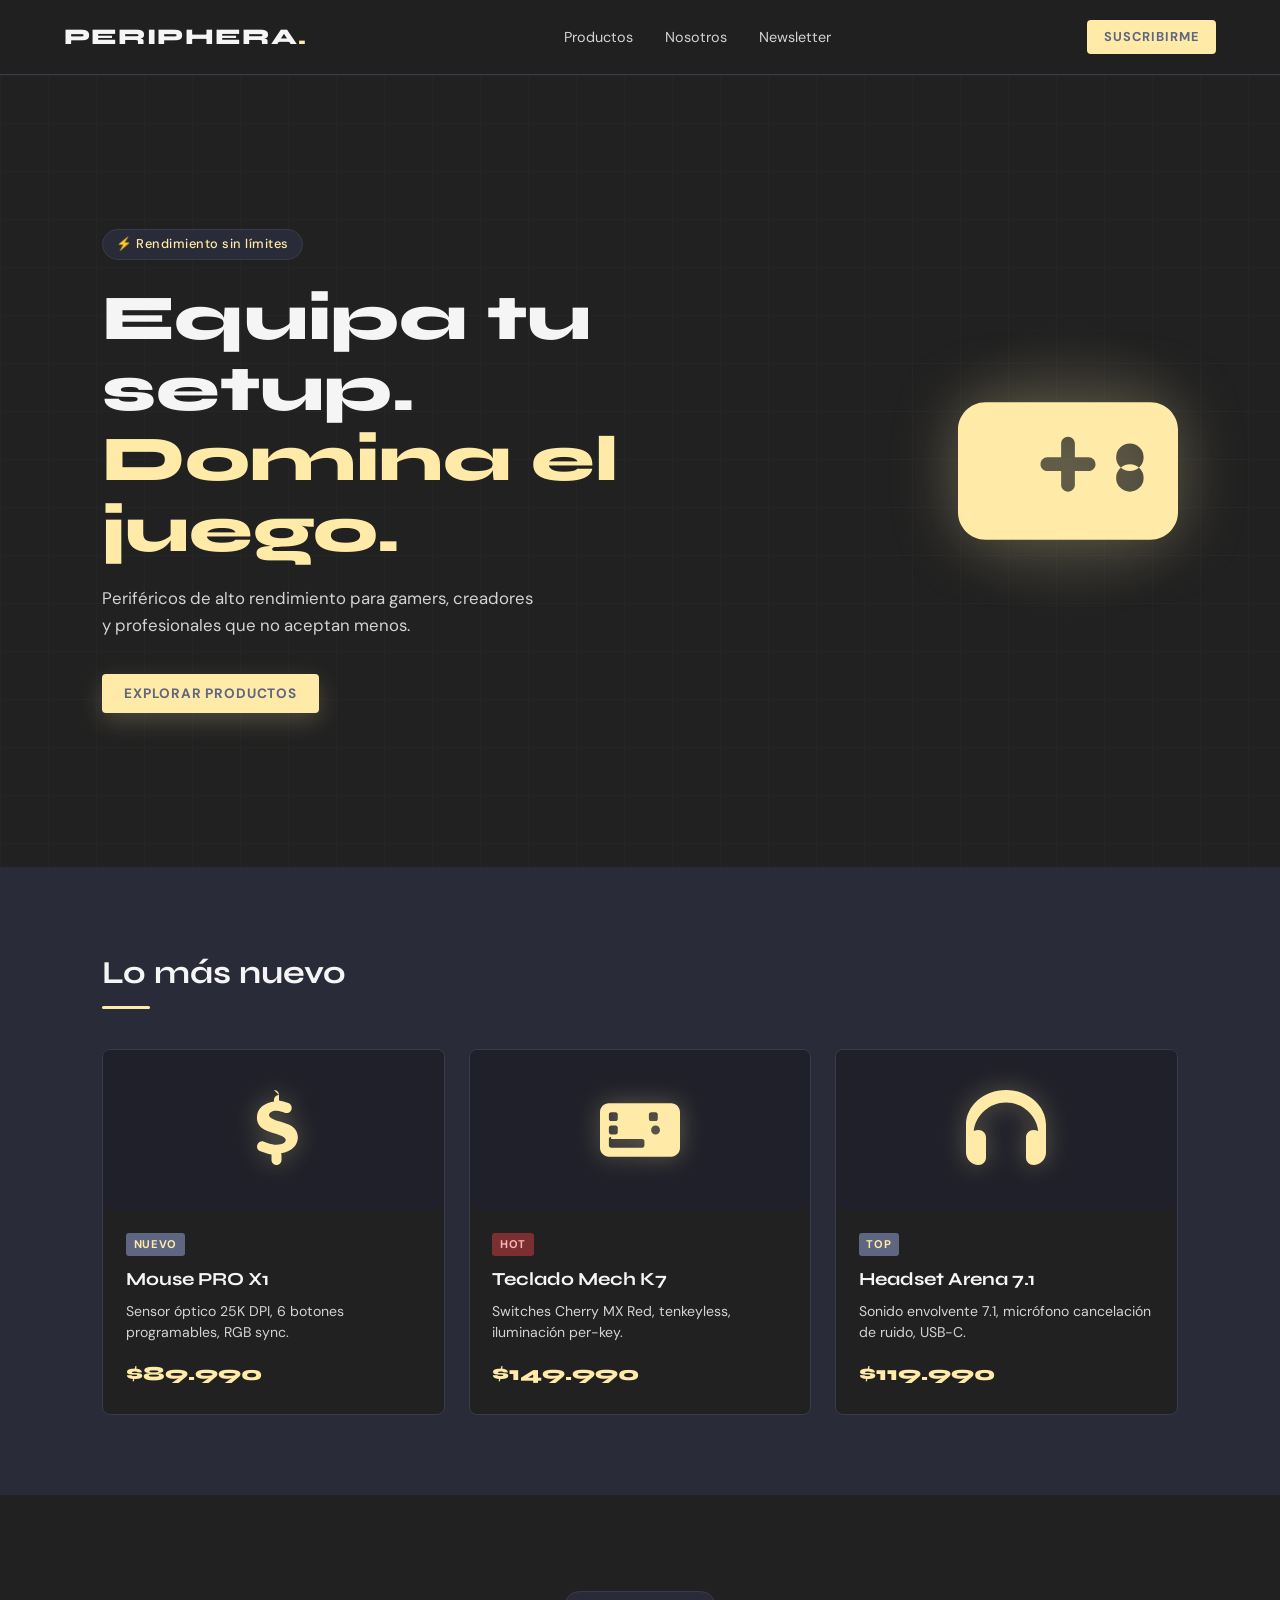
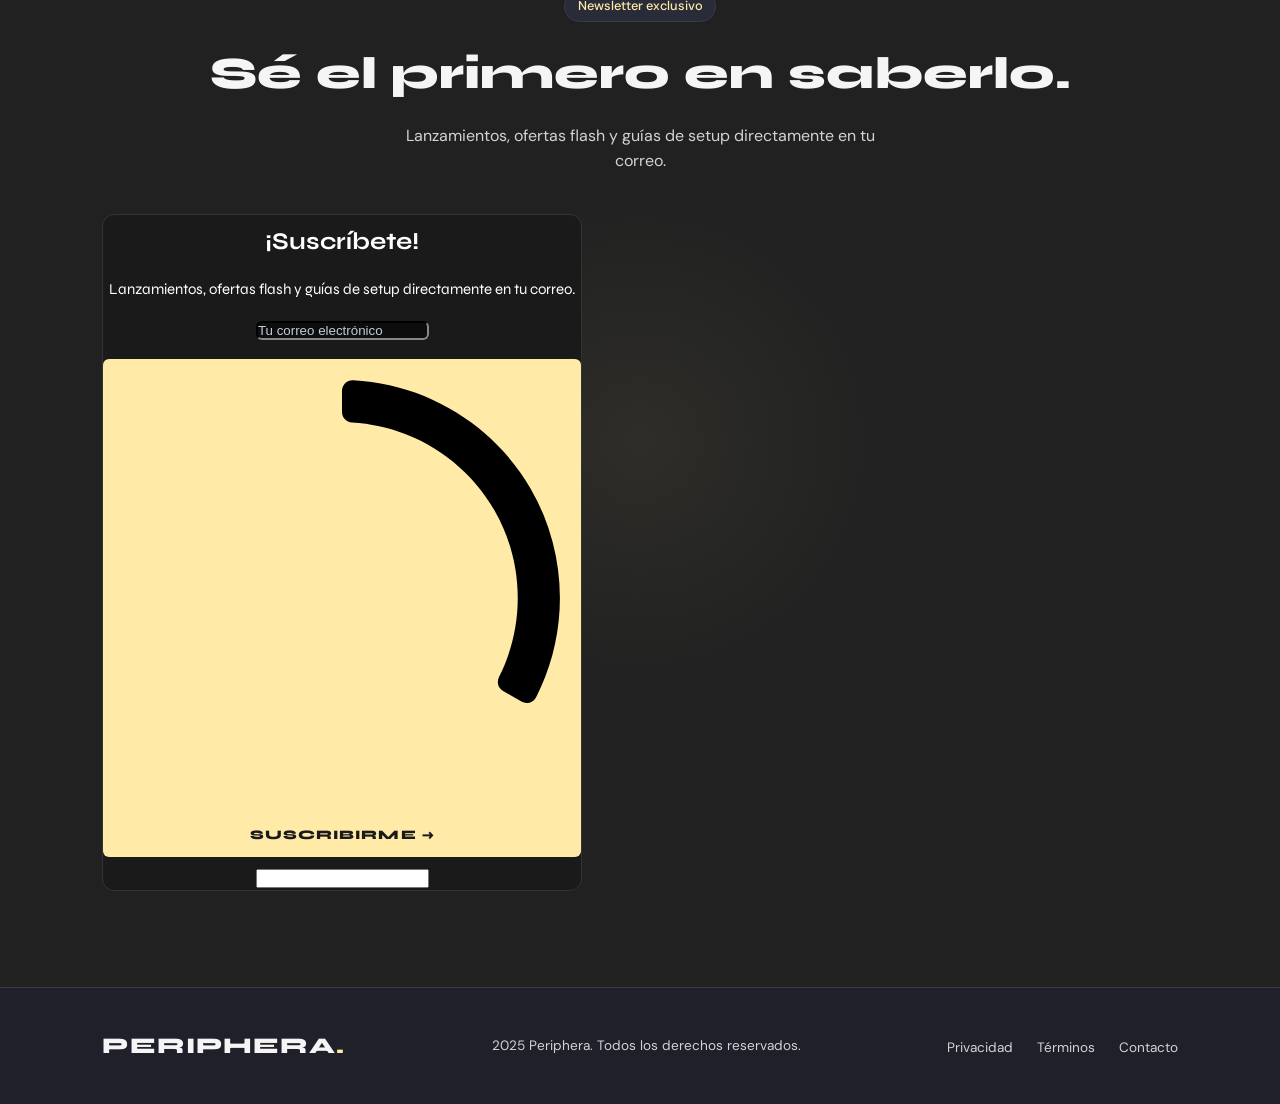
<file: index.html>
<!DOCTYPE html>
<html lang="es">
<head>
  <meta charset="UTF-8" />
  <meta name="viewport" content="width=device-width, initial-scale=1.0" />
  <title>Periphera — Periféricos de Alto Rendimiento</title>
  <link rel="preconnect" href="https://fonts.googleapis.com">
  <link href="https://fonts.googleapis.com/css2?family=Syne:wght@400;700;800&family=DM+Sans:wght@300;400;500&display=swap" rel="stylesheet">
  <link rel="stylesheet" href="Style.css" />

  <!-- Brevo Form Styles -->
  <style>
    @font-face {
      font-display: block;
      font-family: Roboto;
      src: url(https://assets.brevo.com/font/Roboto/Latin/normal/normal/7529907e9eaf8ebb5220c5f9850e3811.woff2) format("woff2"), url(https://assets.brevo.com/font/Roboto/Latin/normal/normal/25c678feafdc175a70922a116c9be3e7.woff) format("woff")
    }
    @font-face {
      font-display: fallback;
      font-family: Roboto;
      font-weight: 600;
      src: url(https://assets.brevo.com/font/Roboto/Latin/medium/normal/6e9caeeafb1f3491be3e32744bc30440.woff2) format("woff2"), url(https://assets.brevo.com/font/Roboto/Latin/medium/normal/71501f0d8d5aa95960f6475d5487d4c2.woff) format("woff")
    }
    @font-face {
      font-display: fallback;
      font-family: Roboto;
      font-weight: 700;
      src: url(https://assets.brevo.com/font/Roboto/Latin/bold/normal/3ef7cf158f310cf752d5ad08cd0e7e60.woff2) format("woff2"), url(https://assets.brevo.com/font/Roboto/Latin/bold/normal/ece3a1d82f18b60bcce0211725c476aa.woff) format("woff")
    }
    :where(.sib-form-message-panel) { display: none; }
    :where(.sib-form-message-panel .sib-notification__icon) { width: 20px; height: 20px; }
    #sib-container input:-ms-input-placeholder { font-family: Helvetica, sans-serif; text-align: left; color: #c0ccda; }
    #sib-container input::placeholder { font-family: Helvetica, sans-serif; text-align: left; color: #c0ccda; }
    #sib-container textarea::placeholder { font-family: Helvetica, sans-serif; text-align: left; color: #c0ccda; }
    #sib-container a { text-decoration: underline; color: #2BB2FC; }
    .sib-form { background-color: transparent !important; }
    #sib-container {
      background-color: #1a1a1a !important;
      border-color: #333 !important;
      border-radius: 12px !important;
      max-width: 480px !important;
    }
    #sib-container input.input {
      background-color: #0d0d0d !important;
      border-color: #333 !important;
      color: #fff !important;
      border-radius: 6px !important;
    }
    .sib-form-block__button {
      background-color: #ffeba7 !important;
      color: #1a1a1a !important;
      font-family: 'Syne', sans-serif !important;
      font-weight: 800 !important;
      border-radius: 6px !important;
      width: 100% !important;
      padding: 14px !important;
      letter-spacing: 0.08em !important;
    }
    .sib-form-block p { color: #fff !important; font-family: 'Syne', sans-serif !important; }
    .entry__specification { color: #555 !important; }
  </style>
  <link rel="stylesheet" href="https://sibforms.com/forms/end-form/build/sib-styles.css">
</head>
<body>

  <nav class="nav">
    <a href="#" class="logo">PERIPHERA<span class="dot">.</span></a>
    <ul class="nav-links">
      <li><a href="#productos">Productos</a></li>
      <li><a href="#nosotros">Nosotros</a></li>
      <li><a href="#suscripcion">Newsletter</a></li>
    </ul>
    <a href="#suscripcion" class="nav-cta">Suscribirme</a>
  </nav>

  <section class="hero">
    <div class="hero-bg-grid"></div>
    <div class="hero-content">
      <span class="hero-tag">&#9889; Rendimiento sin límites</span>
      <h1>Equipa tu setup.<br><span class="accent">Domina el juego.</span></h1>
      <p class="hero-sub">Periféricos de alto rendimiento para gamers, creadores y profesionales que no aceptan menos.</p>
      <a href="#suscripcion" class="btn">Explorar productos</a>
    </div>
    <div class="hero-visual">
      <div class="glow-ring"></div>
      <svg class="hero-icon" viewBox="0 0 512 512" xmlns="http://www.w3.org/2000/svg">
        <path fill="#ffeba7" d="M64 96C28.7 96 0 124.7 0 160V352c0 35.3 28.7 64 64 64H448c35.3 0 64-28.7 64-64V160c0-35.3-28.7-64-64-64H64zM272 192v32h32c8.8 0 16 7.2 16 16s-7.2 16-16 16H272v32c0 8.8-7.2 16-16 16s-16-7.2-16-16V256H208c-8.8 0-16-7.2-16-16s7.2-16 16-16h32V192c0-8.8 7.2-16 16-16s16 7.2 16 16zm96 80a32 32 0 1 1 64 0 32 32 0 1 1 -64 0zm32-80a32 32 0 1 1 0 64 32 32 0 1 1 0-64z"/>
      </svg>
    </div>
  </section>

  <section class="productos" id="productos">
    <h2 class="section-title">Lo más nuevo</h2>
    <div class="productos-grid">

      <div class="producto-card">
        <div class="producto-img">
          <svg viewBox="0 0 320 512" xmlns="http://www.w3.org/2000/svg">
            <path fill="#ffeba7" d="M160 0c17.7 0 32 14.3 32 32V67.7c1.6 .2 3.1 .4 4.7 .7c10.4 1.8 35.7 7.1 55 14.4c17.5 6.6 26.3 25.9 19.7 43.3s-25.9 26.3-43.3 19.7c-14.6-5.5-35.6-10.3-49.6-12.4C152 131.1 128 145.6 128 160c0 16.3 23.5 29.3 75.7 43.9l1.8 .5c42.4 11.8 107.3 30 107.3 98.5c0 54.3-42.7 93-107.3 101.8L208 416v32c0 17.7-14.3 32-32 32s-32-14.3-32-32V413.2c-24-4.7-53.2-14.6-71.4-21.3c-16.9-6.4-25.4-25.2-19.1-42.1s25.2-25.4 42.1-19.1c23.1 8.7 49.8 17.3 67.4 19c48.3 4.4 72-13.7 72-29.6c0-16.4-24.1-29.3-76.2-43.9l-1.8-.5C115.5 263 50.7 244.8 50.7 176c0-53.3 42.8-93 109.3-101.8V64c0-17.7 14.3-32 32-32z"/>
          </svg>
        </div>
        <div class="producto-info">
          <span class="producto-badge">Nuevo</span>
          <h3>Mouse PRO X1</h3>
          <p>Sensor óptico 25K DPI, 6 botones programables, RGB sync.</p>
          <span class="precio">$89.990</span>
        </div>
      </div>

      <div class="producto-card">
        <div class="producto-img">
          <svg viewBox="0 0 576 512" xmlns="http://www.w3.org/2000/svg">
            <path fill="#ffeba7" d="M64 64C28.7 64 0 92.7 0 128V384c0 35.3 28.7 64 64 64H512c35.3 0 64-28.7 64-64V128c0-35.3-28.7-64-64-64H64zm16 64h32c8.8 0 16 7.2 16 16v32c0 8.8-7.2 16-16 16H80c-8.8 0-16-7.2-16-16V144c0-8.8 7.2-16 16-16zm0 96h32c8.8 0 16 7.2 16 16v32c0 8.8-7.2 16-16 16H80c-8.8 0-16-7.2-16-16V240c0-8.8 7.2-16 16-16zm0 96h224c8.8 0 16 7.2 16 16v32c0 8.8-7.2 16-16 16H80c-8.8 0-16-7.2-16-16V320c0-8.8 7.2-16 16-16zm288-192h32c8.8 0 16 7.2 16 16v32c0 8.8-7.2 16-16 16H368c-8.8 0-16-7.2-16-16V144c0-8.8 7.2-16 16-16zm32 96a32 32 0 1 1 0 64 32 32 0 1 1 0-64z"/>
          </svg>
        </div>
        <div class="producto-info">
          <span class="producto-badge hot">Hot</span>
          <h3>Teclado Mech K7</h3>
          <p>Switches Cherry MX Red, tenkeyless, iluminación per-key.</p>
          <span class="precio">$149.990</span>
        </div>
      </div>

      <div class="producto-card">
        <div class="producto-img">
          <svg viewBox="0 0 512 512" xmlns="http://www.w3.org/2000/svg">
            <path fill="#ffeba7" d="M256 80C149.9 80 62.4 159.4 49.6 262c9.4-3.8 19.6-6 30.4-6c26.5 0 48 21.5 48 48v128c0 26.5-21.5 48-48 48c-44.2 0-80-35.8-80-80V288 256 224C0 100.3 114.6 0 256 0S512 100.3 512 224v32 32 112c0 44.2-35.8 80-80 80c-26.5 0-48-21.5-48-48V304c0-26.5 21.5-48 48-48c10.8 0 21 2.1 30.4 6C449.6 159.4 362.1 80 256 80z"/>
          </svg>
        </div>
        <div class="producto-info">
          <span class="producto-badge">Top</span>
          <h3>Headset Arena 7.1</h3>
          <p>Sonido envolvente 7.1, micrófono cancelación de ruido, USB-C.</p>
          <span class="precio">$119.990</span>
        </div>
      </div>

    </div>
  </section>

  <section class="suscripcion" id="suscripcion">
    <div class="sus-deco"></div>
    <div class="sus-content">
      <p class="sus-tag">Newsletter exclusivo</p>
      <h2>Sé el primero en saberlo.</h2>
      <p class="sus-sub">Lanzamientos, ofertas flash y guías de setup directamente en tu correo.</p>

      <!-- Brevo Form -->
      <div class="sib-form" style="text-align: center; background-color: transparent;">
        <div id="sib-form-container" class="sib-form-container">
          <div id="error-message" class="sib-form-message-panel" style="font-family:Helvetica, sans-serif; font-size:16px; text-align:left; color:#661d1d; background-color:#ffeded; border-color:#ff4949; border-radius:3px; max-width:540px;">
            <div class="sib-form-message-panel__text sib-form-message-panel__text--center">
              <svg viewBox="0 0 512 512" class="sib-icon sib-notification__icon">
                <path d="M256 40c118.621 0 216 96.075 216 216 0 119.291-96.61 216-216 216-119.244 0-216-96.562-216-216 0-119.203 96.602-216 216-216m0-32C119.043 8 8 119.083 8 256c0 136.997 111.043 248 248 248s248-111.003 248-248C504 119.083 392.957 8 256 8zm-11.49 120h22.979c6.823 0 12.274 5.682 11.99 12.5l-7 168c-.268 6.428-5.556 11.5-11.99 11.5h-8.979c-6.433 0-11.722-5.073-11.99-11.5l-7-168c-.283-6.818 5.167-12.5 11.99-12.5zM256 340c-15.464 0-28 12.536-28 28s12.536 28 28 28 28-12.536 28-28-12.536-28-28-28z" />
              </svg>
              <span class="sib-form-message-panel__inner-text">No hemos podido validar tu suscripción.</span>
            </div>
          </div>
          <div></div>
          <div id="success-message" class="sib-form-message-panel" style="font-family:Helvetica, sans-serif; font-size:16px; text-align:left; color:#085229; background-color:#e7faf0; border-color:#13ce66; border-radius:3px; max-width:540px;">
            <div class="sib-form-message-panel__text sib-form-message-panel__text--center">
              <svg viewBox="0 0 512 512" class="sib-icon sib-notification__icon">
                <path d="M256 8C119.033 8 8 119.033 8 256s111.033 248 248 248 248-111.033 248-248S392.967 8 256 8zm0 464c-118.664 0-216-96.055-216-216 0-118.663 96.055-216 216-216 118.664 0 216 96.055 216 216 0 118.663-96.055 216-216 216zm141.63-274.961L217.15 376.071c-4.705 4.667-12.303 4.637-16.97-.068l-85.878-86.572c-4.667-4.705-4.637-12.303.068-16.97l8.52-8.451c4.705-4.667 12.303-4.637 16.97.068l68.976 69.533 163.441-162.13c4.705-4.667 12.303-4.637 16.97.068l8.451 8.52c4.668 4.705 4.637 12.303-.068 16.97z" />
              </svg>
              <span class="sib-form-message-panel__inner-text">Se ha realizado tu suscripción.</span>
            </div>
          </div>
          <div></div>
          <div id="sib-container" class="sib-container--large sib-container--vertical" style="max-width:540px; text-align:center; background-color:#1a1a1a; border-width:1px; border-style:solid; border-color:#333; border-radius:12px; direction:ltr">
            <form id="sib-form" method="POST" action="https://e4c1cc78.sibforms.com/serve/[base64]" data-type="subscription">
              <div style="padding: 8px 0;">
                <div class="sib-form-block" style="font-family:'Syne', sans-serif; font-size:24px; font-weight:700; text-align:center; color:#ffffff; background-color:transparent;">
                  <p>¡Suscríbete!</p>
                </div>
              </div>
              <div style="padding: 8px 0;">
                <div class="sib-form-block" style="font-family:'DM Sans', sans-serif; font-size:15px; text-align:center; color:#888888; background-color:transparent;">
                  <div class="sib-text-form-block">
                    <p>Lanzamientos, ofertas flash y guías de setup directamente en tu correo.</p>
                  </div>
                </div>
              </div>
              <div style="padding: 8px 0;">
                <div class="sib-input sib-form-block">
                  <div class="form__entry entry_block">
                    <div class="form__label-row">
                      <div class="entry__field">
                        <input class="input" type="text" id="EMAIL" name="EMAIL" autocomplete="off" value="" placeholder="Tu correo electrónico" data-required="true" required />
                      </div>
                    </div>
                    <label class="entry__error entry__error--primary" style="font-family:Helvetica, sans-serif; font-size:16px; text-align:left; color:#661d1d; background-color:#ffeded; border-color:#ff4949; border-radius:3px;"></label>
                  </div>
                </div>
              </div>
              <div style="padding: 8px 0;">
                <div class="sib-form-block" style="text-align: center">
                  <button class="sib-form-block__button sib-form-block__button-with-loader" style="font-family:'Syne', sans-serif; font-size:13px; font-weight:800; text-align:center; color:#1a1a1a; background-color:#ffeba7; border-width:0px; border-radius:6px; letter-spacing:0.08em; text-transform:uppercase; padding:14px 36px;" form="sib-form" type="submit">
                    <svg class="icon clickable__icon progress-indicator__icon sib-hide-loader-icon" viewBox="0 0 512 512">
                      <path d="M460.116 373.846l-20.823-12.022c-5.541-3.199-7.54-10.159-4.663-15.874 30.137-59.886 28.343-131.652-5.386-189.946-33.641-58.394-94.896-95.833-161.827-99.676C261.028 55.961 256 50.751 256 44.352V20.309c0-6.904 5.808-12.337 12.703-11.982 83.556 4.306 160.163 50.864 202.11 123.677 42.063 72.696 44.079 162.316 6.031 236.832-3.14 6.148-10.75 8.461-16.728 5.01z" />
                    </svg>
                    Suscribirme →
                  </button>
                </div>
              </div>
              <input type="text" name="email_address_check" value="" class="input--hidden">
              <input type="hidden" name="locale" value="es">
            </form>
          </div>
        </div>
      </div>
      <!-- End Brevo Form -->

    </div>
  </section>

  <footer class="footer">
    <div class="footer-inner">
      <span class="logo">PERIPHERA<span class="dot">.</span></span>
      <p>2025 Periphera. Todos los derechos reservados.</p>
      <ul class="footer-links">
        <li><a href="#">Privacidad</a></li>
        <li><a href="#">Términos</a></li>
        <li><a href="#">Contacto</a></li>
      </ul>
    </div>
  </footer>

  <script>
    window.REQUIRED_CODE_ERROR_MESSAGE = 'Elige un código de país';
    window.LOCALE = 'es';
    window.EMAIL_INVALID_MESSAGE = window.SMS_INVALID_MESSAGE = "La información que has proporcionado no es válida. Compruebe el formato del campo e inténtalo de nuevo.";
    window.REQUIRED_ERROR_MESSAGE = "Este campo no puede quedarse vacío. ";
    window.GENERIC_INVALID_MESSAGE = "La información que has proporcionado no es válida. Compruebe el formato del campo e inténtalo de nuevo.";
    window.INVALID_NUMBER = "La información que has proporcionado no es válida. Compruebe el formato del campo e inténtalo de nuevo.";
    window.INVALID_DATE = "Introduce una fecha válida";
    window.REQUIRED_MULTISELECT_MESSAGE = 'Selecciona al menos una opción';
    window.translation = {
      common: {
        selectedList: '{quantity} lista seleccionada',
        selectedLists: '{quantity} listas seleccionadas',
        selectedOption: '{quantity} seleccionado',
        selectedOptions: '{quantity} seleccionados',
      }
    };
    var AUTOHIDE = Boolean(0);
  </script>
  <script defer src="https://sibforms.com/forms/end-form/build/main.js"></script>

</body>
</html>
</file>
<file: Style.css>
/* =============================================
   PERIPHERA — Style.css
   Dark theme: #212121 base, #2a2b38 cards,
   #1f2029 inputs, #ffeba7 accent
   Fonts: Syne (headings) + DM Sans (body)
   ============================================= */

*, *::before, *::after { box-sizing: border-box; margin: 0; padding: 0; }

:root {
  --bg:       #212121;
  --card:     #2a2b38;
  --input-bg: #1f2029;
  --accent:   #ffeba7;
  --accent-dk:#c9b87a;
  --text:     #f5f5f5;
  --muted:    #d3d3d3;
  --border:   #3a3b4a;
  --badge:    #5e6681;
}

html { scroll-behavior: smooth; }

body {
  background: var(--bg);
  color: var(--text);
  font-family: 'DM Sans', sans-serif;
  font-size: 16px;
  line-height: 1.6;
}

/* ---- NAV ---- */
.nav {
  display: flex;
  align-items: center;
  justify-content: space-between;
  padding: 1.2rem 5%;
  background: rgba(33,33,33,0.92);
  backdrop-filter: blur(10px);
  border-bottom: 1px solid var(--border);
  position: sticky;
  top: 0;
  z-index: 100;
}
.logo {
  font-family: 'Syne', sans-serif;
  font-weight: 800;
  font-size: 1.4rem;
  color: var(--text);
  text-decoration: none;
  letter-spacing: .05em;
}
.dot { color: var(--accent); }
.nav-links {
  display: flex;
  gap: 2rem;
  list-style: none;
}
.nav-links a {
  color: var(--muted);
  text-decoration: none;
  font-size: .9rem;
  font-weight: 400;
  transition: color .2s;
}
.nav-links a:hover { color: var(--accent); }
.nav-cta {
  background: var(--accent);
  color: var(--badge);
  font-weight: 700;
  font-size: .8rem;
  text-transform: uppercase;
  letter-spacing: .08em;
  padding: .5em 1.3em;
  border-radius: 4px;
  text-decoration: none;
  transition: background .2s, color .2s;
}
.nav-cta:hover { background: var(--badge); color: var(--accent); }

/* ---- HERO ---- */
.hero {
  min-height: 88vh;
  display: flex;
  align-items: center;
  justify-content: space-between;
  gap: 2rem;
  padding: 5rem 8%;
  position: relative;
  overflow: hidden;
}
.hero-bg-grid {
  position: absolute;
  inset: 0;
  background-image:
    linear-gradient(var(--border) 1px, transparent 1px),
    linear-gradient(90deg, var(--border) 1px, transparent 1px);
  background-size: 48px 48px;
  opacity: .18;
  pointer-events: none;
}
.hero-content { max-width: 560px; position: relative; z-index: 1; }
.hero-tag {
  display: inline-block;
  background: var(--card);
  border: 1px solid var(--border);
  color: var(--accent);
  font-size: .8rem;
  font-weight: 500;
  padding: .35em 1em;
  border-radius: 100px;
  margin-bottom: 1.5rem;
  letter-spacing: .04em;
}
.hero-content h1 {
  font-family: 'Syne', sans-serif;
  font-size: clamp(2.5rem, 5vw, 4rem);
  font-weight: 800;
  line-height: 1.1;
  color: var(--text);
  margin-bottom: 1.2rem;
}
.accent { color: var(--accent); }
.hero-sub {
  color: var(--muted);
  font-size: 1.05rem;
  margin-bottom: 2.2rem;
  max-width: 440px;
}

/* ---- BOTÓN GLOBAL (estilo uiverse) ---- */
.btn {
  display: inline-block;
  border: none;
  border-radius: 4px;
  font-weight: 700;
  font-size: .85em;
  text-transform: uppercase;
  letter-spacing: .06em;
  padding: 0.65em 1.6em;
  background-color: var(--accent);
  color: var(--badge);
  box-shadow: 0 8px 24px 0 rgb(255 235 167 / 20%);
  cursor: pointer;
  text-decoration: none;
  transition: background .25s, color .25s, box-shadow .25s;
}
.btn:hover {
  background-color: var(--badge);
  color: var(--accent);
  box-shadow: 0 8px 24px 0 rgb(16 39 112 / 20%);
}

/* ---- HERO VISUAL ---- */
.hero-visual {
  position: relative;
  display: flex;
  align-items: center;
  justify-content: center;
  flex-shrink: 0;
}
.glow-ring {
  position: absolute;
  width: 300px;
  height: 300px;
  border-radius: 50%;
  background: radial-gradient(circle, rgba(255,235,167,.12) 0%, transparent 70%);
}
.hero-icon {
  width: 220px;
  height: 220px;
  position: relative;
  z-index: 1;
  filter: drop-shadow(0 0 32px rgba(255,235,167,.25));
  animation: float 4s ease-in-out infinite;
}
@keyframes float {
  0%, 100% { transform: translateY(0); }
  50%       { transform: translateY(-14px); }
}

/* ---- PRODUCTOS ---- */
.productos {
  padding: 5rem 8%;
  background: var(--card);
}
.section-title {
  font-family: 'Syne', sans-serif;
  font-size: 2rem;
  font-weight: 700;
  margin-bottom: 2.5rem;
  color: var(--text);
}
.section-title::after {
  content: '';
  display: block;
  width: 48px;
  height: 3px;
  background: var(--accent);
  margin-top: .5rem;
  border-radius: 2px;
}
.productos-grid {
  display: grid;
  grid-template-columns: repeat(auto-fit, minmax(240px, 1fr));
  gap: 1.5rem;
}
.producto-card {
  background: var(--bg);
  border: 1px solid var(--border);
  border-radius: 8px;
  overflow: hidden;
  transition: transform .25s, border-color .25s;
}
.producto-card:hover {
  transform: translateY(-6px);
  border-color: var(--accent);
}
.producto-img {
  background: var(--input-bg);
  display: flex;
  align-items: center;
  justify-content: center;
  padding: 2.5rem;
}
.producto-img svg {
  width: 80px;
  height: 80px;
  filter: drop-shadow(0 0 12px rgba(255,235,167,.3));
}
.producto-info { padding: 1.2rem 1.4rem 1.5rem; }
.producto-badge {
  display: inline-block;
  background: var(--badge);
  color: var(--accent);
  font-size: .7rem;
  font-weight: 700;
  text-transform: uppercase;
  letter-spacing: .06em;
  padding: .2em .7em;
  border-radius: 3px;
  margin-bottom: .6rem;
}
.producto-badge.hot { background: #7a3030; color: #ffb3b3; }
.producto-info h3 {
  font-family: 'Syne', sans-serif;
  font-size: 1.15rem;
  font-weight: 700;
  margin-bottom: .4rem;
  color: var(--text);
}
.producto-info p {
  font-size: .88rem;
  color: var(--muted);
  margin-bottom: .9rem;
  line-height: 1.5;
}
.precio {
  font-family: 'Syne', sans-serif;
  font-size: 1.25rem;
  font-weight: 800;
  color: var(--accent);
}

/* ---- SUSCRIPCION ---- */
.suscripcion {
  padding: 6rem 8%;
  position: relative;
  overflow: hidden;
  text-align: center;
}
.sus-deco {
  position: absolute;
  width: 500px;
  height: 500px;
  border-radius: 50%;
  background: radial-gradient(circle, rgba(255,235,167,.06) 0%, transparent 70%);
  top: 50%;
  left: 50%;
  transform: translate(-50%, -50%);
  pointer-events: none;
}
.sus-content { position: relative; z-index: 1; }
.sus-tag {
  display: inline-block;
  background: var(--card);
  border: 1px solid var(--border);
  color: var(--accent);
  font-size: .8rem;
  font-weight: 500;
  padding: .35em 1em;
  border-radius: 100px;
  margin-bottom: 1rem;
}
.suscripcion h2 {
  font-family: 'Syne', sans-serif;
  font-size: clamp(1.8rem, 3.5vw, 2.8rem);
  font-weight: 800;
  margin-bottom: .8rem;
  color: var(--text);
}
.sus-sub {
  color: var(--muted);
  font-size: 1rem;
  max-width: 480px;
  margin: 0 auto 2.5rem;
}

/* ---- CARD (uiverse exacto, ampliado) ---- */
.card {
  width: 280px;
  padding: 1.9rem 1.5rem;
  text-align: center;
  background: var(--card);
  border-radius: 8px;
  border: 1px solid var(--border);
  margin: 0 auto;
  box-shadow: 0 16px 40px rgba(0,0,0,.4);
}
.field {
  margin-top: .5rem;
  display: flex;
  align-items: center;
  justify-content: center;
  gap: .5em;
  background-color: var(--input-bg);
  border-radius: 4px;
  padding: .55em 1em;
  border: 1px solid transparent;
  transition: border-color .2s;
}
.field:focus-within { border-color: var(--accent); }
.input-icon { height: 1em; width: 1em; fill: var(--accent); flex-shrink: 0; }
.input-field {
  background: none;
  border: none;
  outline: none;
  width: 100%;
  color: var(--muted);
  font-family: 'DM Sans', sans-serif;
  font-size: .9rem;
}
.input-field::placeholder { color: #666; }
.title {
  margin-bottom: 1rem;
  font-family: 'Syne', sans-serif;
  font-size: 1.4em;
  font-weight: 700;
  color: var(--text);
}
.card .btn { margin: 1rem 0 .3rem; }
.btn-link {
  color: var(--text);
  display: block;
  font-size: .78em;
  transition: color .3s ease-out;
  text-decoration: none;
}
.field input:focus::placeholder { opacity: 0; transition: opacity .3s; }
.btn-link:hover { color: var(--accent); }

/* ---- FOOTER ---- */
.footer {
  background: var(--input-bg);
  border-top: 1px solid var(--border);
  padding: 2.5rem 8%;
}
.footer-inner {
  display: flex;
  align-items: center;
  justify-content: space-between;
  flex-wrap: wrap;
  gap: 1rem;
}
.footer-inner p {
  font-size: .85rem;
  color: var(--muted);
}
.footer-links {
  display: flex;
  gap: 1.5rem;
  list-style: none;
}
.footer-links a {
  color: var(--muted);
  text-decoration: none;
  font-size: .85rem;
  transition: color .2s;
}
.footer-links a:hover { color: var(--accent); }

/* ---- RESPONSIVE ---- */
@media (max-width: 768px) {
  .hero { flex-direction: column; padding: 4rem 6%; text-align: center; min-height: auto; }
  .hero-sub { margin: 0 auto 2rem; }
  .hero-visual { order: -1; }
  .hero-icon { width: 140px; height: 140px; }
  .glow-ring { width: 180px; height: 180px; }
  .nav-links { display: none; }
  .footer-inner { flex-direction: column; text-align: center; }
}
</file>
